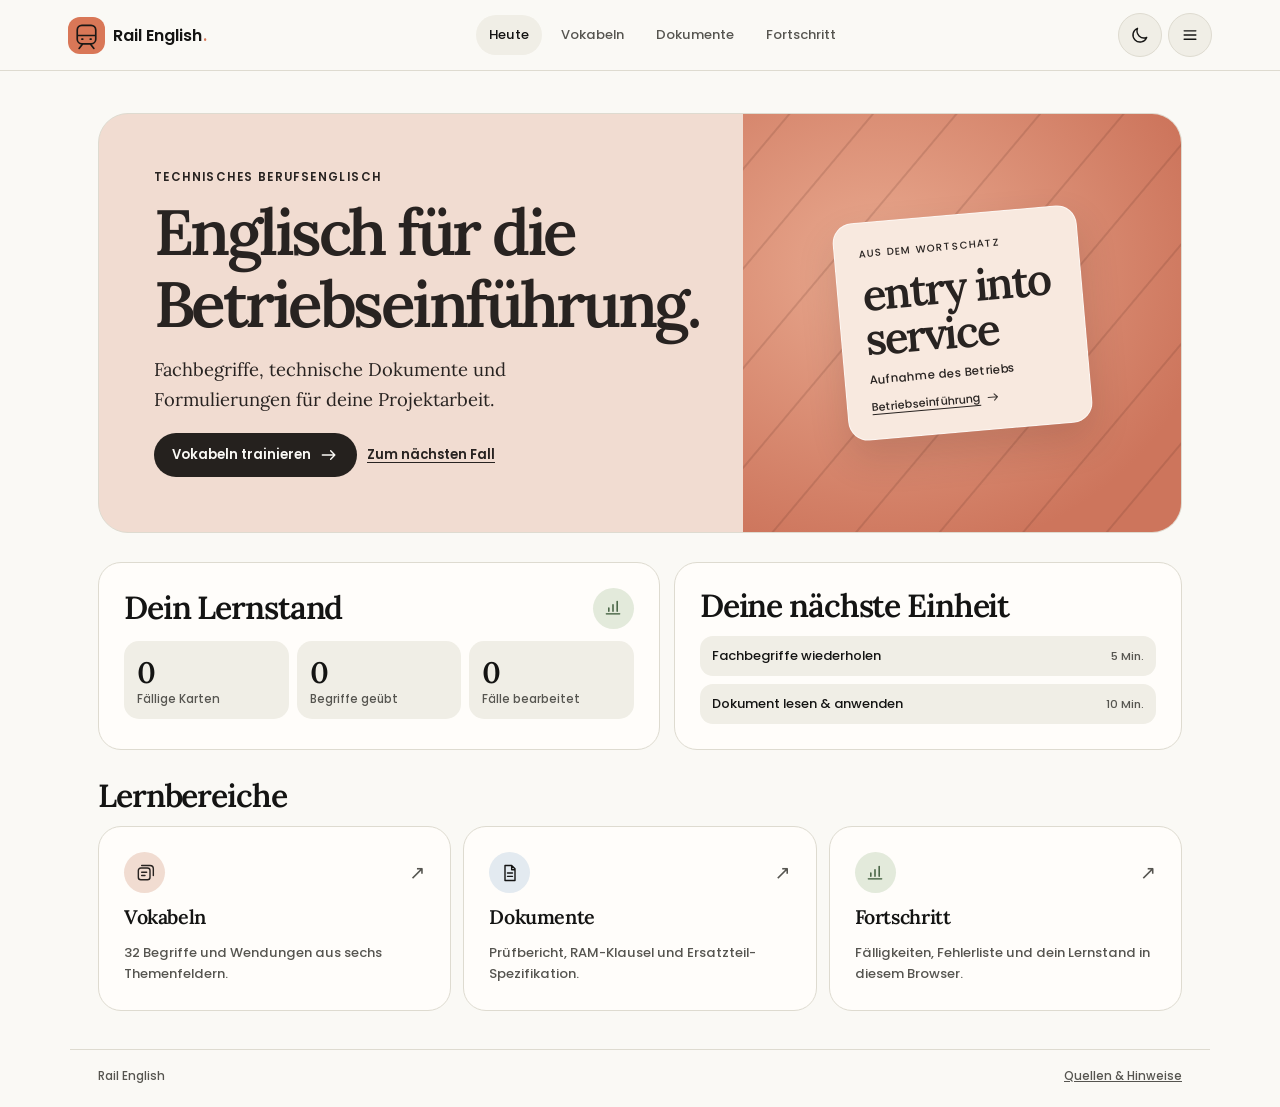
<file: index.html>
<!doctype html>
<html lang="de">
<head>
  <meta charset="utf-8">
  <meta name="viewport" content="width=device-width, initial-scale=1, viewport-fit=cover">
  <meta name="theme-color" content="#faf9f5">
  <meta name="description" content="Englischtraining für Betriebseinführung und technische Projektarbeit.">
  <title>Rail English</title>
  <link rel="icon" href="./rail.svg" type="image/svg+xml">
  <link rel="stylesheet" href="./style.css">
  <script type="module" src="./app.js"></script>
  <meta name="sync-app" content="https://rail-english-lernapp.hopefulmatch8.chatgpt.site/#fortschritt">
</head>
<body>
  <a class="skip" href="#main">Zum Inhalt</a>
  <header class="top">
    <div class="bar">
      <a class="brand" href="#heute"><span class="brand-icon" aria-hidden="true"><img src="./rail.svg" alt=""></span>Rail English<span class="brand-dot">.</span></a>
      <nav aria-label="Hauptnavigation" class="desktop-nav">
        <a href="#heute">Heute</a><a href="#vokabeln">Vokabeln</a><a href="#dokumente">Dokumente</a><a href="#fortschritt">Fortschritt</a>
      </nav>
      <div class="controls">
        <button type="button" class="round" id="theme" aria-label="Farbschema wechseln"></button>
        <button type="button" class="round" id="menu-button" aria-expanded="false" aria-controls="menu" aria-label="Menü öffnen"></button>
        <nav class="menu glass" id="menu" aria-label="App-Menü" hidden>
          <a href="#heute">Heute</a><a href="#vokabeln">Vokabeln</a><a href="#dokumente">Dokumente</a><a href="#fortschritt">Fortschritt</a>
          <button type="button" id="motion">Bewegung reduzieren</button>
        </nav>
      </div>
    </div>
  </header>
  <main id="main" tabindex="-1"><p>Laden …</p></main>
  <footer class="footer"><span>Rail English</span><a href="./quellen.html">Quellen &amp; Hinweise</a></footer>
  <div class="notice glass" role="status" id="notice" hidden></div>
</body>
</html>
</file>
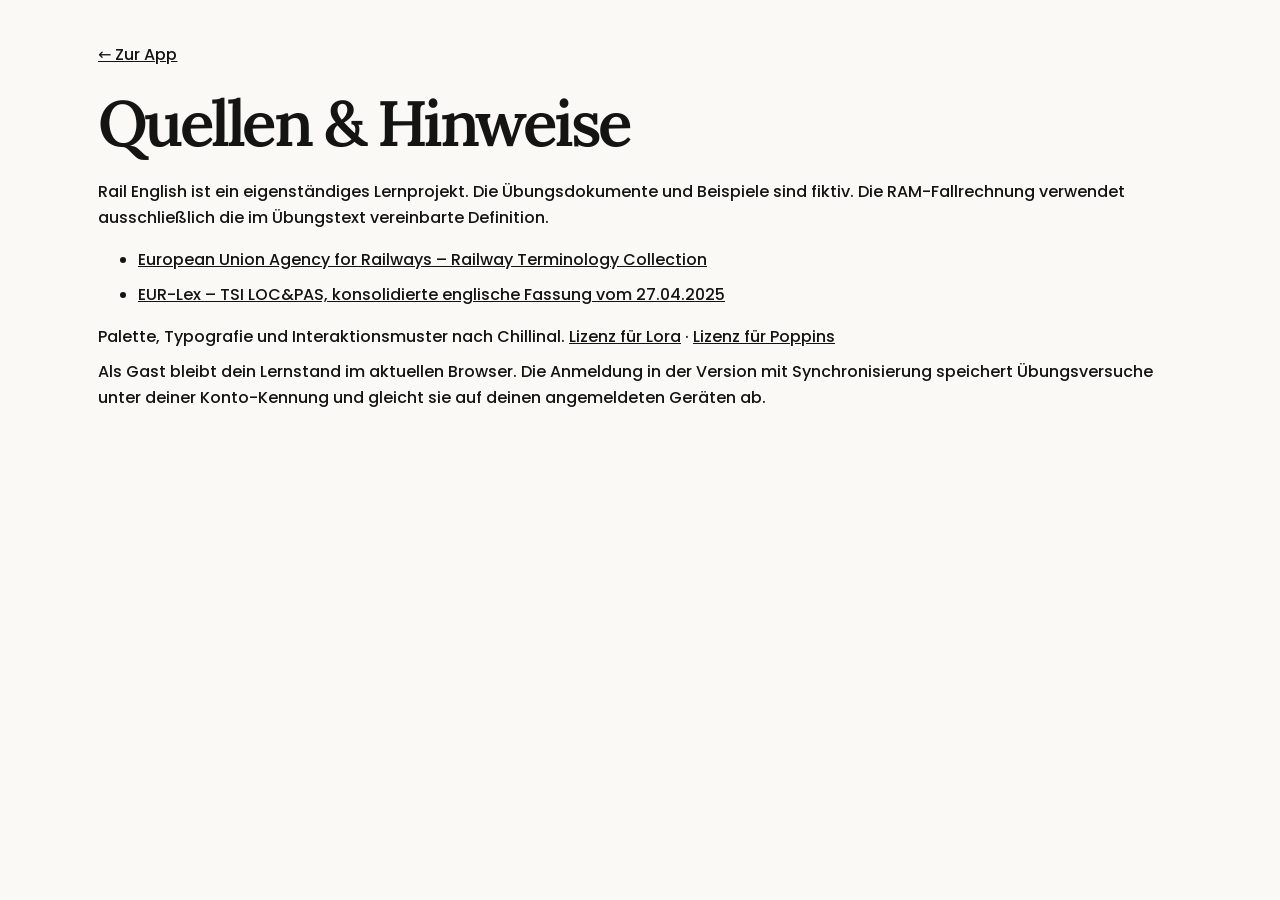
<file: quellen.html>
<!doctype html>
<html lang="de"><head><meta charset="utf-8"><meta name="viewport" content="width=device-width,initial-scale=1"><title>Quellen · Rail English</title><link rel="stylesheet" href="./style.css"></head>
<body><main class="sources"><a href="./#heute">← Zur App</a><h1>Quellen &amp; Hinweise</h1>
<p>Rail English ist ein eigenständiges Lernprojekt. Die Übungsdokumente und Beispiele sind fiktiv. Die RAM-Fallrechnung verwendet ausschließlich die im Übungstext vereinbarte Definition.</p>
<ul><li><a href="https://www.era.europa.eu/era-railway-terminology-collection">European Union Agency for Railways – Railway Terminology Collection</a></li>
<li><a href="https://eur-lex.europa.eu/eli/reg/2014/1302/2025-04-27/eng">EUR-Lex – TSI LOC&amp;PAS, konsolidierte englische Fassung vom 27.04.2025</a></li></ul>
<p>Palette, Typografie und Interaktionsmuster nach Chillinal. <a href="./fonts/OFL-Lora.txt">Lizenz für Lora</a> · <a href="./fonts/OFL-Poppins.txt">Lizenz für Poppins</a></p>
<p>Als Gast bleibt dein Lernstand im aktuellen Browser. Die Anmeldung in der Version mit Synchronisierung speichert Übungsversuche unter deiner Konto-Kennung und gleicht sie auf deinen angemeldeten Geräten ab.</p></main></body></html>
</file>
<file: style.css>
@font-face{font-family:Lora;src:url('./fonts/lora-latin-400-normal.woff2')}@font-face{font-family:Lora;src:url('./fonts/lora-latin-600-normal.woff2');font-weight:600}@font-face{font-family:Poppins;src:url('./fonts/poppins-latin-500-normal.woff2');font-weight:500}@font-face{font-family:Poppins;src:url('./fonts/poppins-latin-600-normal.woff2');font-weight:600}
:root{color-scheme:light;--grund:#faf9f5;--text:#141413;--muted:#565550;--surface:#f0eee6;--raised:#fffdfa;--border:#dedbd0;--accent:#d97757;--warm:#f1dcd1;--ink:#282321;--good:#375635;--bad:#8a342c;--green:#e3eadb;--blue:#e3eaf0;--glass:rgba(255,253,249,.89);--shadow:0 16px 46px rgba(31,25,21,.12);--serif:Lora,Georgia,serif;--sans:Poppins,system-ui,sans-serif}
:root[data-theme=dark]{color-scheme:dark;--grund:#141413;--text:#faf9f5;--muted:#bcbab0;--surface:#22221f;--raised:#272724;--border:#44413a;--warm:#52362b;--ink:#f2ded1;--good:#c1dbac;--bad:#ffb4a6;--green:#303d2b;--blue:#2d3d48;--glass:rgba(40,39,35,.9);--shadow:0 16px 46px rgba(0,0,0,.38)}
*{box-sizing:border-box}body{margin:0;background:var(--grund);color:var(--text);font-family:var(--sans);font-weight:500}a{color:inherit}button,input,textarea,select{font:inherit;color:inherit}button{cursor:pointer}button:disabled{cursor:default;opacity:.58}a:focus-visible,button:focus-visible,input:focus-visible,textarea:focus-visible,select:focus-visible{outline:3px solid var(--accent);outline-offset:3px}[hidden]{display:none!important}
.skip{position:absolute;transform:translateY(-130%);z-index:20}.skip:focus{transform:none;background:var(--raised);padding:12px}.top{position:sticky;top:0;z-index:5;background:var(--grund);border-bottom:1px solid var(--border);padding-top:env(safe-area-inset-top)}.bar{max-width:1200px;margin:auto;padding:13px 28px;display:flex;align-items:center;justify-content:space-between;gap:18px}.brand{display:inline-flex;align-items:center;font-weight:600;white-space:nowrap;text-decoration:none;gap:8px}.brand-icon,.brand-icon img{display:block;width:37px;height:37px}.brand-dot{color:var(--accent);margin-left:-7px}.desktop-nav,.controls{display:flex;align-items:center;gap:6px}.desktop-nav a,.menu a,.menu button{display:block;padding:10px 13px;border-radius:24px;text-decoration:none;font-size:.82rem;color:var(--muted);border:0;background:transparent}.desktop-nav a[aria-current],.menu a[aria-current],.desktop-nav a:hover,.menu a:hover,.menu button:hover{background:var(--surface);color:var(--text)}.controls{position:relative}.round{width:44px;height:44px;display:grid;place-items:center;background:var(--surface);border:1px solid var(--border);border-radius:50%}.round:active,.button:active,.tile:active{transform:scale(.97)}.round svg,.icon svg,.button svg{width:20px;height:20px}.glass{background:var(--glass);border:1px solid var(--border);box-shadow:var(--shadow);backdrop-filter:blur(14px) saturate(145%);-webkit-backdrop-filter:blur(14px) saturate(145%)}.menu{position:absolute;right:0;top:54px;width:220px;padding:8px;border-radius:23px}.menu button{text-align:left;width:100%;cursor:pointer}.notice{position:fixed;z-index:8;right:22px;bottom:24px;max-width:calc(100% - 44px);border-radius:24px;padding:12px 17px;font-size:.8rem}
main{max-width:1140px;margin:0 auto;padding:42px 28px 38px;min-height:70vh}main:focus{outline:none}h1,h2,h3,p{margin:0}h1,h2,h3{font-family:var(--serif);font-weight:600;line-height:1.13}h1{font-size:clamp(2.15rem,5vw,4.35rem);letter-spacing:-.055em}h2{font-size:clamp(1.45rem,3vw,2rem);letter-spacing:-.035em}h3{font-size:1.23rem;letter-spacing:-.02em}.lede,.muted,.caption{color:var(--muted)}.lede{font-family:var(--serif);font-size:clamp(1rem,2vw,1.15rem);max-width:56ch;line-height:1.64;margin-top:13px}.caption{font-size:.78rem;line-height:1.6}.eyebrow{font-size:.73rem;font-weight:600;letter-spacing:.12em;text-transform:uppercase;margin-bottom:10px}.page-head{margin-bottom:27px}.page-head h1{font-size:clamp(2.05rem,5vw,3.65rem)}
.hero{position:relative;display:grid;grid-template-columns:minmax(0,1fr) minmax(260px,.68fr);overflow:hidden;min-height:340px;border:1px solid var(--border);border-radius:30px;background:var(--warm);color:var(--ink)}.hero-copy{padding:clamp(25px,5vw,55px);align-self:center;position:relative;z-index:1}.hero h1{max-width:13ch}.hero .lede{color:inherit;max-width:44ch}.hero-art{min-width:0;background:radial-gradient(ellipse at 35% 60%,#edb9a4,#d8876d 64%,#bd654f);display:grid;place-items:center;overflow:hidden;isolation:isolate}.hero-art svg{width:100%;height:100%;max-height:380px;opacity:.9}.hero-art img{width:100%;height:100%;object-fit:cover;object-position:center}
.button{min-height:44px;display:inline-flex;justify-content:center;align-items:center;gap:8px;border:1px solid transparent;border-radius:999px;padding:10px 17px;font-size:.82rem;font-weight:600;line-height:1.3;text-decoration:none;transition:transform .17s}.primary{color:var(--grund);background:var(--text)}.hero .primary{color:#faf9f5;background:#25211e}.secondary{color:var(--text);background:var(--raised);border-color:var(--border)}.link-button{color:inherit;text-decoration:underline;text-underline-offset:3px;background:transparent;padding-inline:0}.actions{display:flex;gap:9px;align-items:center;flex-wrap:wrap;margin-top:19px}.overview{margin-top:29px;display:grid;grid-template-columns:1.05fr .95fr;gap:14px}.panel,.tile{background:var(--raised);border:1px solid var(--border);border-radius:23px;padding:clamp(17px,3vw,25px)}.panel-heading,.tile-heading,.progress-head{display:flex;justify-content:space-between;align-items:center;gap:12px}.panel-heading{margin-bottom:12px}.icon{width:41px;height:41px;flex:0 0 41px;display:grid;place-items:center;border-radius:50%;color:var(--ink);background:var(--warm)}.icon.green{background:var(--green);color:var(--good)}.icon.blue{background:var(--blue);color:var(--text)}.tile .arrow{font-size:1.2rem;color:var(--muted)}.metrics{display:grid;grid-template-columns:repeat(3,minmax(0,1fr));gap:8px}.metric{min-width:0;background:var(--surface);border-radius:15px;padding:12px 13px}.metric strong{font-family:var(--serif);font-size:1.85rem;font-weight:600;display:block;font-variant-numeric:tabular-nums}.metric span{display:block;font-size:.72rem;color:var(--muted);line-height:1.4}.plan{list-style:none;padding:0;margin:0;display:grid;gap:8px}.plan a{display:flex;align-items:center;justify-content:space-between;gap:12px;padding:10px 12px;background:var(--surface);text-decoration:none;border-radius:13px;font-size:.81rem}.plan a:hover{outline:1px solid var(--accent)}.plan small{color:var(--muted);font-size:.71rem}
.section-title{margin:28px 0 12px}.tiles{display:grid;grid-template-columns:repeat(3,minmax(0,1fr));gap:12px}.tile{text-decoration:none;display:grid;gap:13px;text-align:left;color:inherit;transition:transform .17s,border-color .17s;min-width:0}.tile:hover{border-color:var(--accent)}.tile p{font-size:.82rem;line-height:1.65;color:var(--muted)}.tag{display:inline-flex;width:max-content;align-items:center;min-height:25px;padding:3px 9px;border-radius:999px;background:var(--surface);color:var(--muted);font-size:.69rem}
.toolbar{display:flex;flex-wrap:wrap;gap:12px;align-items:end;margin-bottom:18px}.toolbar label{display:grid;gap:6px;font-size:.78rem}.field{width:100%;padding:11px 13px;border-radius:13px;border:1px solid var(--border);background:var(--raised);min-height:44px;font-size:1rem}.study{max-width:690px;margin:0 auto}.study .panel{padding:clamp(20px,5vw,38px)}.study h2{font-size:clamp(1.7rem,6vw,3.05rem);margin:9px 0 12px;overflow-wrap:anywhere}.study form{margin-top:21px}.study form label{display:block;font-size:.81rem;margin-bottom:7px}.answer{margin-top:15px;padding:15px;background:var(--surface);border-radius:15px;line-height:1.6}.answer p+p{margin-top:8px}.feedback{font-weight:600;color:var(--good)}.feedback.try{color:var(--bad)}.ratings{display:grid;grid-template-columns:repeat(4,1fr);gap:7px;margin-top:10px}.ratings .button{padding-inline:8px}.back{display:inline-flex;min-height:44px;align-items:center;font-size:.82rem;margin-bottom:8px;text-underline-offset:3px}
.document-grid{display:grid;grid-template-columns:1.06fr .94fr;gap:15px;align-items:start}.document-grid h2{margin-bottom:14px}.document-text{font:1.05rem/1.73 var(--serif)}.paragraph{display:grid;grid-template-columns:26px 1fr;gap:6px;padding:9px 6px;border-radius:10px;scroll-margin-top:88px}.paragraph b{font:.68rem var(--sans);color:var(--muted);padding-top:6px}.paragraph.highlight{background:var(--warm)}.terms{display:flex;flex-wrap:wrap;gap:6px;margin-top:13px}.terms button{border:0;padding:6px 10px;border-radius:999px;background:var(--surface);font-size:.73rem;min-height:34px}.question{border:0;padding:0;margin:0 0 15px;min-width:0}.question legend{font-size:.91rem;font-weight:600;margin-bottom:9px}.choice{display:flex;gap:9px;align-items:center;font-size:.82rem;min-height:44px;padding:8px 11px;margin:5px 0;background:var(--surface);border:1px solid transparent;border-radius:11px;cursor:pointer}.choice:has(input:checked){border-color:var(--accent)}.choice input{accent-color:var(--accent);flex:none}.response{font-size:.82rem;margin-top:9px;line-height:1.55}.transfer{margin-top:15px}.transfer textarea{min-height:96px;margin-top:12px;resize:vertical}.transfer summary{cursor:pointer;margin-top:10px;font-size:.85rem}.transfer blockquote{font-family:var(--serif);margin:8px 0;line-height:1.6}
.progress-row{margin:12px 0;font-size:.83rem}.progress-row progress{appearance:none;width:100%;height:7px;display:block;margin-top:6px;border:0;background:var(--surface);border-radius:8px;overflow:hidden;accent-color:var(--good)}progress::-webkit-progress-bar{background:var(--surface)}progress::-webkit-progress-value{background:var(--good)}progress::-moz-progress-bar{background:var(--good)}.error-list{margin:0;padding:0;list-style:none}.error-list li{padding:9px 0;border-bottom:1px solid var(--border);font-size:.83rem}.error-list li:last-child{border-bottom:0}.sync{margin-top:15px}.footer{max-width:1140px;margin:0 auto;display:flex;justify-content:space-between;padding:18px 28px calc(22px + env(safe-area-inset-bottom));font-size:.73rem;color:var(--muted);border-top:1px solid var(--border)}.sources h1{margin:20px 0}.sources p,.sources li{margin:10px 0;line-height:1.6}
@media(max-width:760px){.desktop-nav{display:none}.bar{padding:10px 16px}main{padding:24px 15px 32px}.hero{grid-template-columns:1fr;min-height:0}.hero-art{height:170px;grid-row:2}.hero-art svg{max-width:390px}.hero-art img{object-position:center 54%}.overview,.document-grid{grid-template-columns:1fr}.tiles{grid-template-columns:repeat(2,minmax(0,1fr))}.footer{padding-inline:16px}.paragraph{scroll-margin-top:74px}}
@media(max-width:420px){.metrics{gap:5px}.metric{padding:9px}.tiles{grid-template-columns:1fr}.ratings{grid-template-columns:repeat(2,1fr)}.hero-copy{padding:23px}.hero-art{height:150px}}
@media(prefers-reduced-motion:reduce){*,*::before,*::after{animation:none!important;transition:none!important;scroll-behavior:auto!important}}:root[data-motion=reduce] *, :root[data-motion=reduce] *::before, :root[data-motion=reduce] *::after{animation:none!important;transition:none!important;scroll-behavior:auto!important}

.hero-art{padding:22px;position:relative;background:repeating-linear-gradient(130deg,transparent 0 34px,rgba(82,39,28,.16) 35px 36px,transparent 37px 64px),radial-gradient(ellipse at 31% 37%,#e9aa90,#cd755c 79%)}.hero-note{position:relative;display:grid;align-content:center;gap:10px;padding:23px 24px;border:1px solid rgba(255,255,255,.62);border-radius:20px;width:min(100%,245px);color:#282321;background:#f8e9df;box-shadow:0 18px 38px rgba(65,25,17,.16);transform:rotate(-5deg)}.hero-note strong{font:600 clamp(1.9rem,4vw,2.75rem)/1.02 var(--serif);letter-spacing:-.055em}.hero-note span{font-size:.73rem}.hero-note .note-label{text-transform:uppercase;font-size:.63rem;letter-spacing:.11em}.note-link{display:inline-flex;gap:5px;align-items:center;width:max-content;font-size:.69rem;text-underline-offset:3px}.note-link svg{width:15px;height:15px}.sync #sync{align-items:flex-start;flex-direction:column;margin-top:9px}.sync #sync .actions{margin-top:2px}.study #word-feedback:focus,.paragraph:focus{outline:2px solid var(--accent);outline-offset:2px}@media(max-width:760px){.hero-art{height:177px}.hero-note{gap:5px;padding:12px 18px;transform:rotate(-3deg)}.hero-note strong br{display:none}.hero-note strong{font-size:1.85rem}}
</file>
